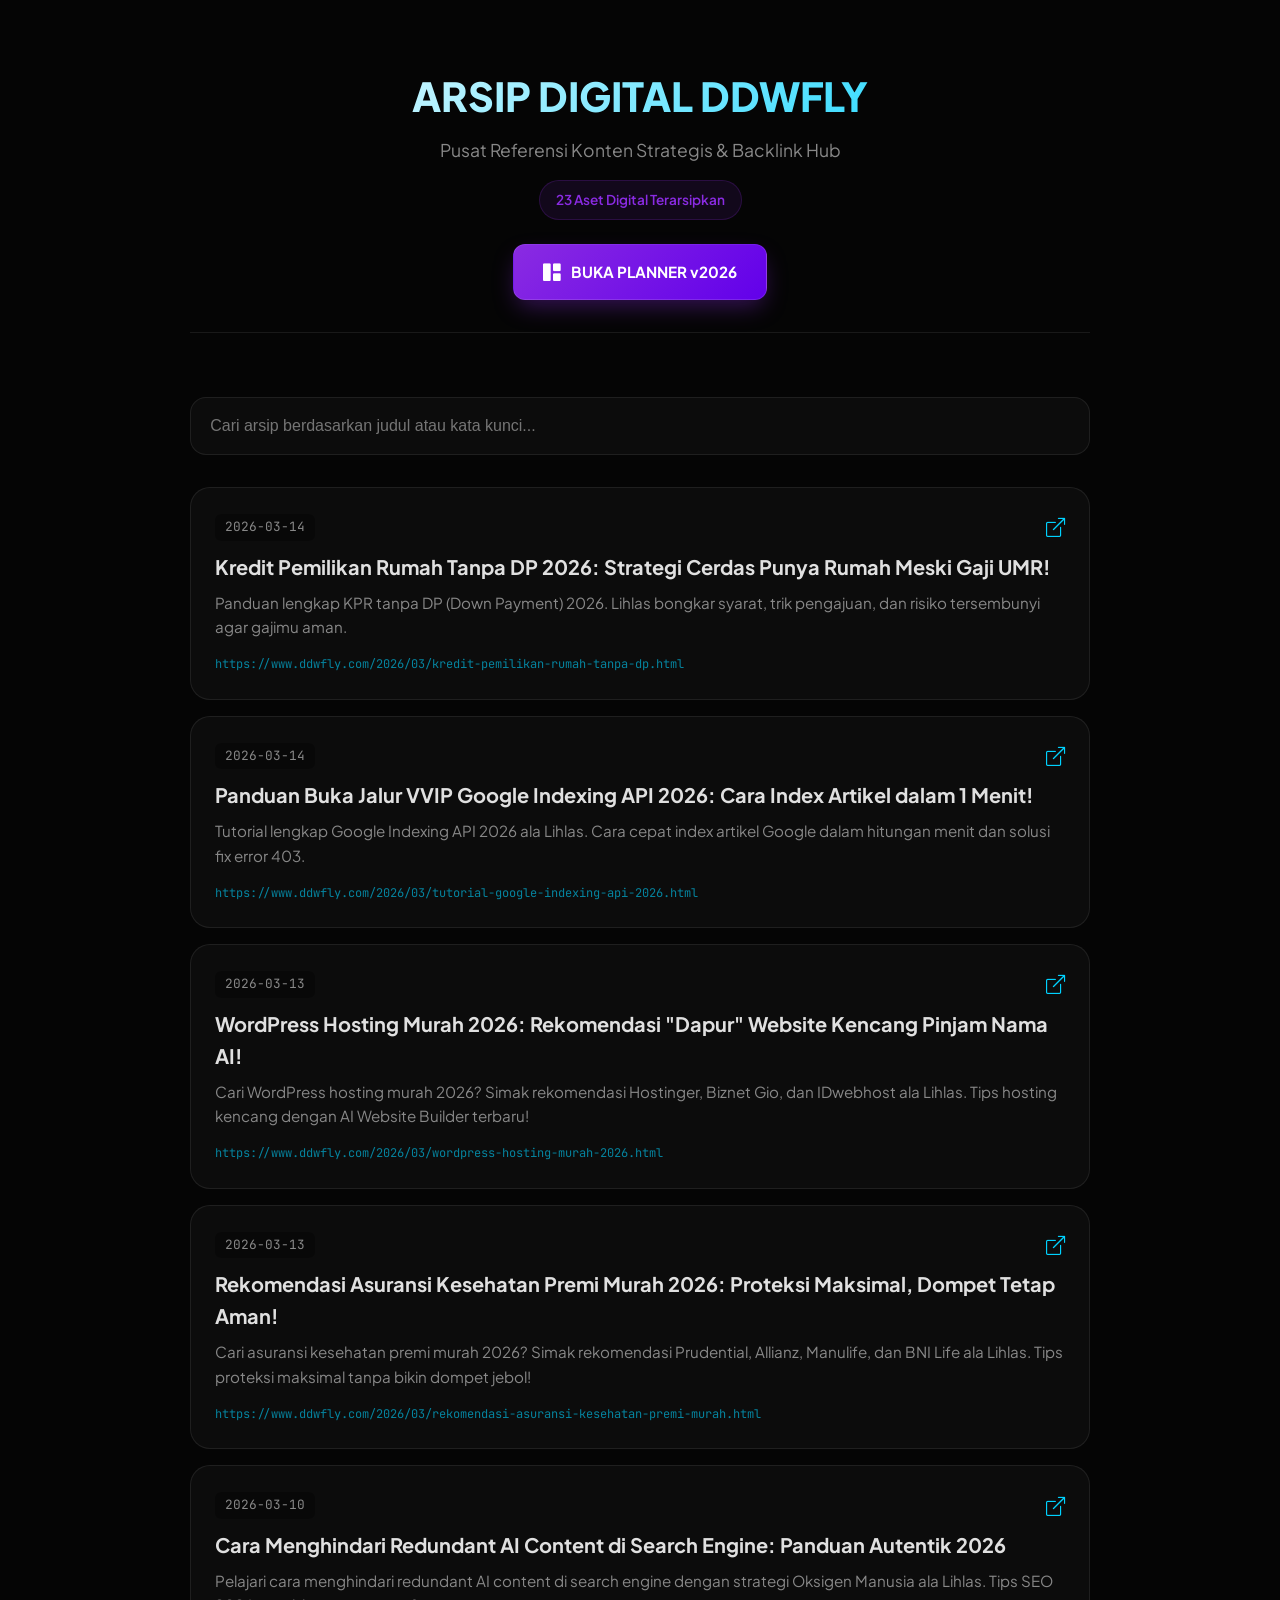
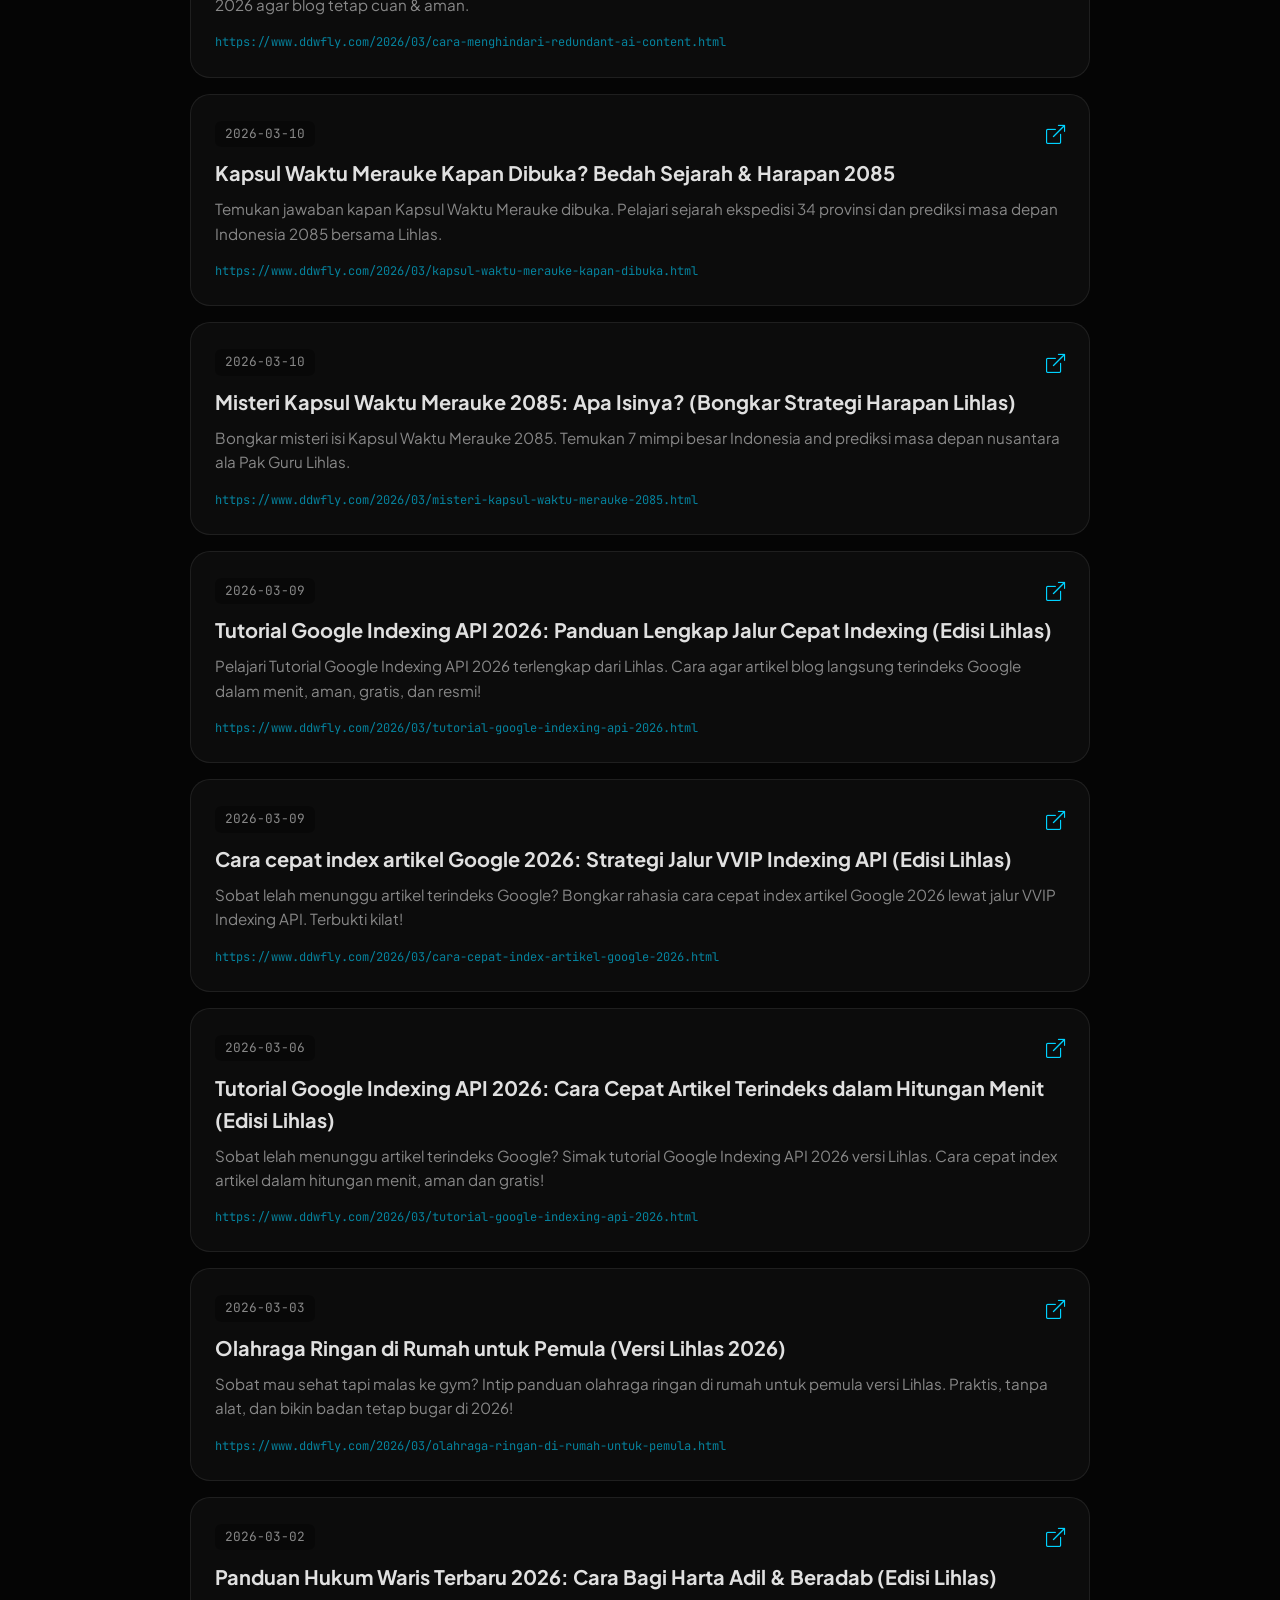
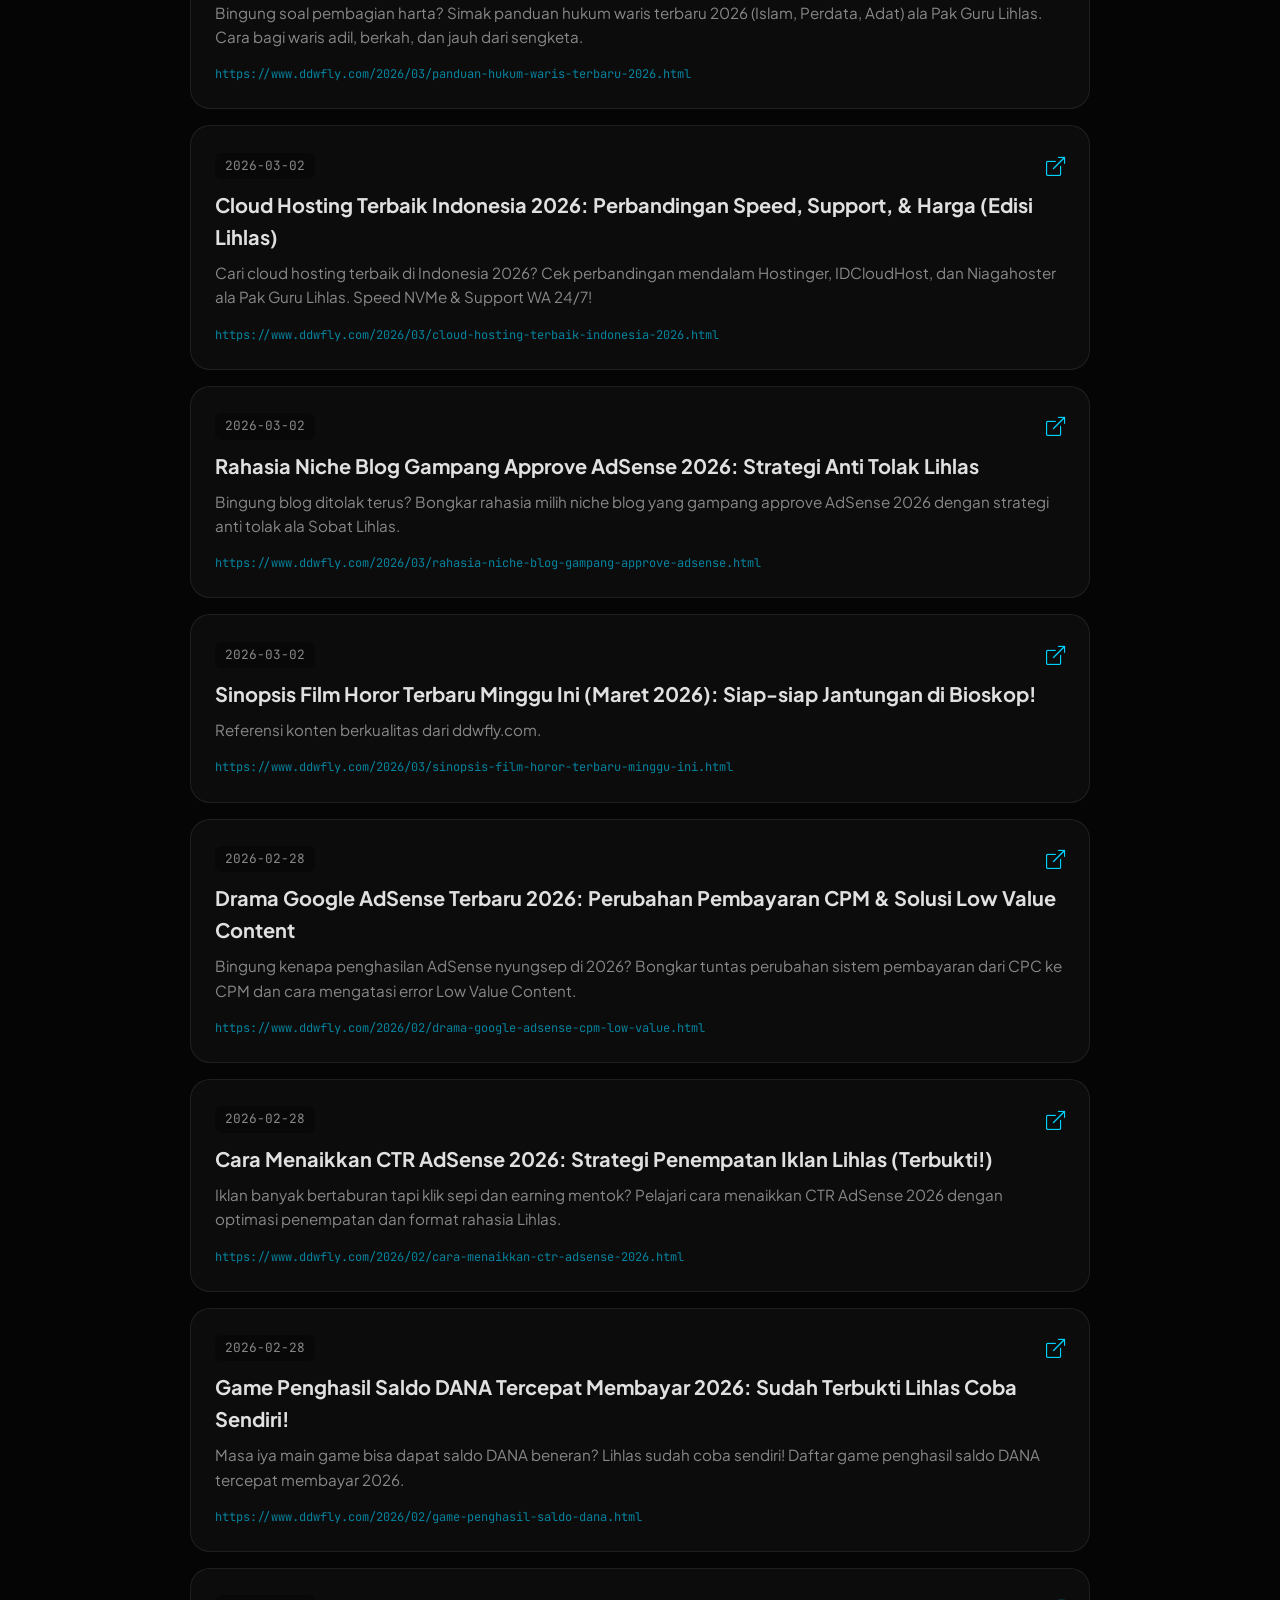
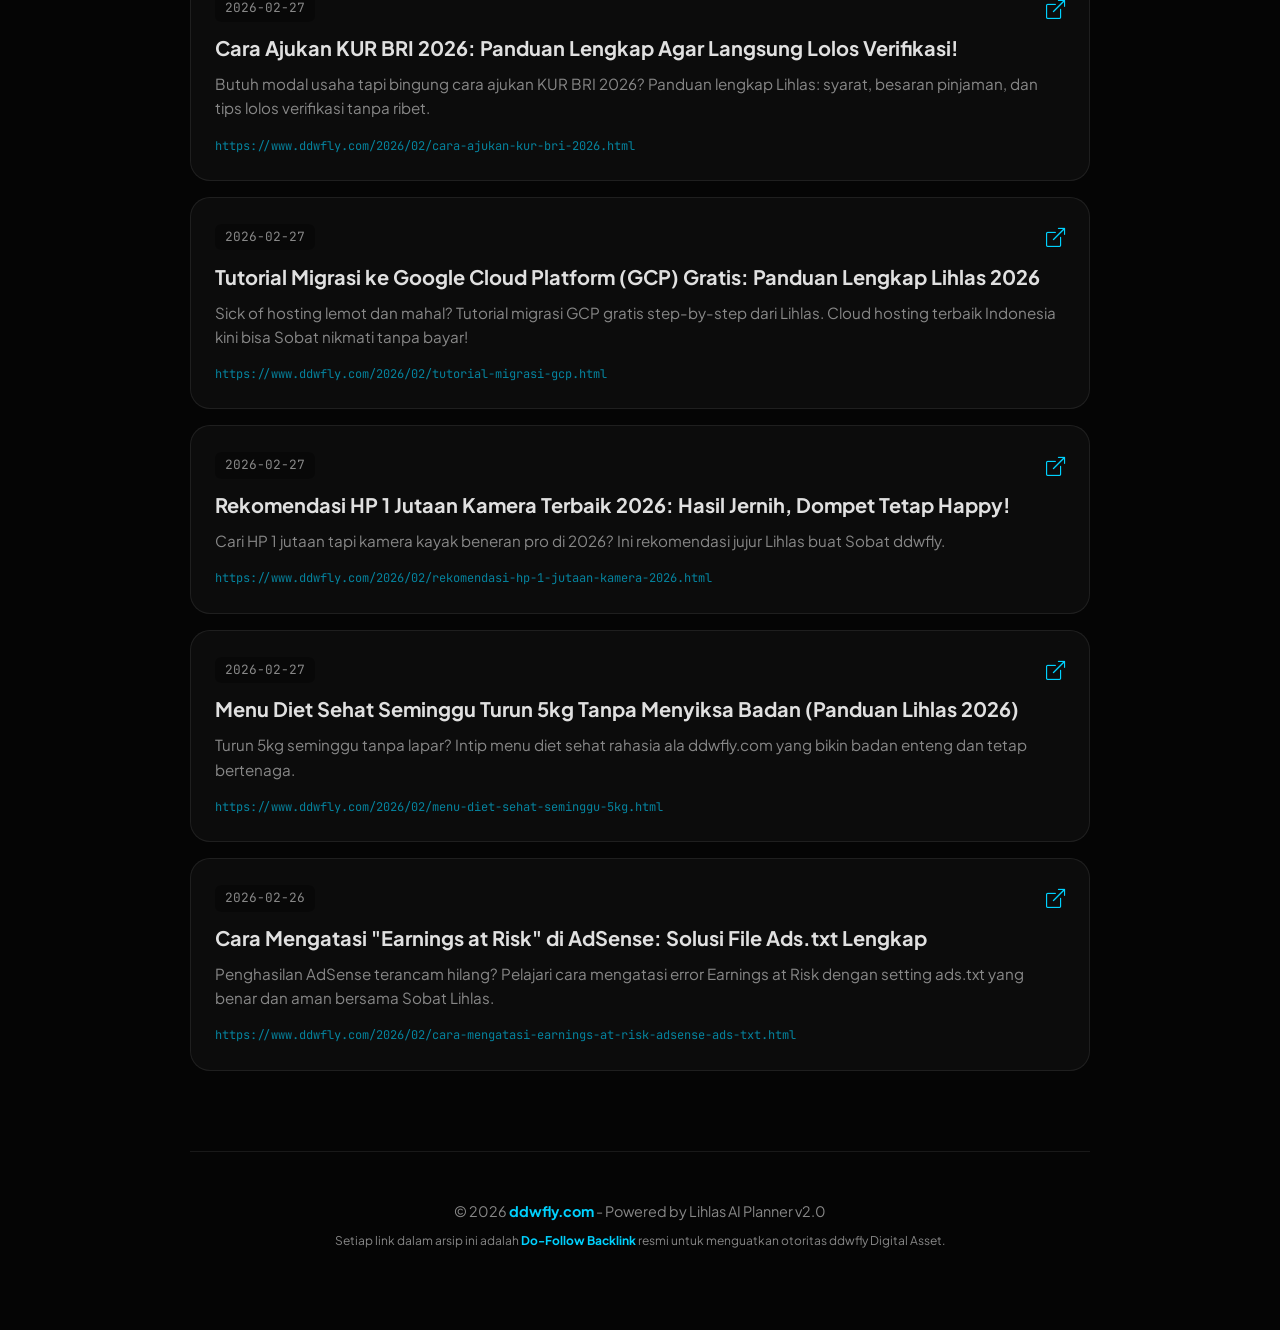
<file: index.html>
<!DOCTYPE html>
<html lang="id">

<head>
    <meta charset="UTF-8">
    <meta name="viewport" content="width=device-width, initial-scale=1.0">
    <title>Arsip Digital ddwfly | Pustaka Konten & Backlink Hub 2026</title>
    <meta name="description"
        content="Koleksi lengkap artikel, panduan SEO, dan tutorial teknologi terbaru dari ddwfly.com. Sumber referensi terverifikasi oleh Sobat Lihlas.">

    <!-- Google Fonts -->
    <link rel="preconnect" href="https://fonts.googleapis.com">
    <link rel="preconnect" href="https://fonts.gstatic.com" crossorigin>
    <link
        href="https://fonts.googleapis.com/css2?family=Plus+Jakarta+Sans:wght@300;400;600;800&family=JetBrains+Mono:wght@400;700&display=swap"
        rel="stylesheet">
    <link rel="stylesheet" href="https://cdn.jsdelivr.net/npm/bootstrap-icons@1.11.1/font/bootstrap-icons.css">

    <style>
        :root {
            --bg: #050505;
            --accent: #00d2ff;
            --primary: #8a2be2;
            --text-main: #e0e0e0;
            --text-dim: #888888;
            --card-bg: rgba(255, 255, 255, 0.03);
            --border: rgba(255, 255, 255, 0.08);
        }

        * {
            margin: 0;
            padding: 0;
            box-sizing: border-box;
        }

        body {
            background-color: var(--bg);
            color: var(--text-main);
            font-family: 'Plus Jakarta Sans', sans-serif;
            line-height: 1.6;
            padding: 2rem 1rem;
        }

        .container {
            max-width: 900px;
            margin: 0 auto;
        }

        header {
            text-align: center;
            margin-bottom: 4rem;
            padding: 2rem 0;
            border-bottom: 1px solid var(--border);
        }

        header h1 {
            font-size: 2.5rem;
            font-weight: 800;
            background: linear-gradient(135deg, #fff, var(--accent));
            -webkit-background-clip: text;
            background-clip: text;
            -webkit-text-fill-color: transparent;
            margin-bottom: 0.5rem;
        }

        header p {
            color: var(--text-dim);
            font-size: 1.1rem;
        }

        .archive-stats {
            display: inline-block;
            margin-top: 1rem;
            padding: 0.5rem 1rem;
            background: rgba(138, 43, 226, 0.1);
            border: 1px solid rgba(138, 43, 226, 0.2);
            border-radius: 50px;
            font-size: 0.85rem;
            color: var(--primary);
            font-weight: 600;
        }

        /* --- SEARCH BOX --- */
        .search-container {
            margin-bottom: 2rem;
        }

        #search-input {
            width: 100%;
            background: var(--card-bg);
            border: 1px solid var(--border);
            padding: 1.2rem;
            border-radius: 16px;
            color: white;
            font-size: 1rem;
            outline: none;
            transition: all 0.3s ease;
        }

        #search-input:focus {
            border-color: var(--accent);
            box-shadow: 0 0 20px rgba(0, 210, 255, 0.1);
        }

        /* --- LIST STYLE --- */
        .item-list {
            list-style: none;
        }

        .item {
            display: flex;
            flex-direction: column;
            padding: 1.5rem;
            margin-bottom: 1rem;
            background: var(--card-bg);
            border: 1px solid var(--border);
            border-radius: 20px;
            transition: all 0.3s cubic-bezier(0.4, 0, 0.2, 1);
            text-decoration: none;
        }

        .item:hover {
            transform: translateX(10px);
            background: rgba(255, 255, 255, 0.05);
            border-color: var(--accent);
        }

        .item-header {
            display: flex;
            justify-content: space-between;
            align-items: center;
            margin-bottom: 0.5rem;
        }

        .date {
            font-family: 'JetBrains Mono', monospace;
            font-size: 0.8rem;
            color: var(--text-dim);
            background: rgba(0, 0, 0, 0.3);
            padding: 3px 10px;
            border-radius: 6px;
        }

        .title {
            font-size: 1.25rem;
            font-weight: 700;
            color: var(--text-main);
            margin-bottom: 0.5rem;
        }

        .description {
            font-size: 0.95rem;
            color: var(--text-dim);
            display: -webkit-box;
            -webkit-line-clamp: 2;
            line-clamp: 2;
            -webkit-box-orient: vertical;
            overflow: hidden;
        }

        .url-preview {
            margin-top: 1rem;
            font-family: 'JetBrains Mono', monospace;
            font-size: 0.75rem;
            color: var(--accent);
            opacity: 0.6;
            word-break: break-all;
        }

        /* --- FOOTER --- */
        footer {
            margin-top: 5rem;
            text-align: center;
            padding: 3rem 0;
            border-top: 1px solid var(--border);
            color: var(--text-dim);
            font-size: 0.9rem;
        }

        footer strong {
            color: var(--accent);
        }

        /* --- NAVIGATION BUTTON --- */
        .btn-nav-planner {
            display: inline-flex;
            align-items: center;
            gap: 10px;
            background: linear-gradient(135deg, var(--primary), #6200ea);
            color: white;
            text-decoration: none;
            padding: 0.8rem 1.8rem;
            border-radius: 12px;
            font-weight: 700;
            font-size: 0.95rem;
            margin-top: 1.5rem;
            transition: all 0.3s cubic-bezier(0.23, 1, 0.32, 1);
            box-shadow: 0 10px 25px -5px rgba(138, 43, 226, 0.4);
            border: 1px solid rgba(255, 255, 255, 0.1);
        }

        .btn-nav-planner:hover {
            transform: translateY(-3px) scale(1.02);
            box-shadow: 0 15px 35px -8px rgba(138, 43, 226, 0.6);
            filter: brightness(1.1);
        }

        .btn-nav-planner i {
            font-size: 1.1rem;
        }

        /* LOADING SPIN */
        .loading {
            text-align: center;
            padding: 4rem;
            color: var(--accent);
            font-weight: 700;
        }

        @media (max-width: 600px) {
            header h1 {
                font-size: 1.8rem;
            }

            .item:hover {
                transform: none;
            }
        }
    </style>
</head>

<body>

    <div class="container">
        <header>
            <h1>ARSIP DIGITAL DDWFLY</h1>
            <p>Pusat Referensi Konten Strategis & Backlink Hub</p>
            <div id="stats" class="archive-stats">Menghitung database...</div>
            <br>
            <a href="planner-v2026.html" class="btn-nav-planner">
                <i class="bi bi-grid-1x2-fill"></i> BUKA PLANNER v2026
            </a>
        </header>

        <div class="search-container">
            <input type="text" id="search-input" placeholder="Cari arsip berdasarkan judul atau kata kunci..."
                onkeyup="filterItems()">
        </div>

        <div id="loading" class="loading">SINKRONISASI DATABASE...</div>
        <div id="archive-list" class="item-list"></div>

        <footer>
            <p>&copy; 2026 <strong>ddwfly.com</strong> - Powered by Lihlas AI Planner v2.0</p>
            <p style="margin-top: 8px; font-size: 0.75rem;">Setiap link dalam arsip ini adalah <strong>Do-Follow
                    Backlink</strong> resmi untuk menguatkan otoritas ddwfly Digital Asset.</p>
        </footer>
    </div>

    <!-- DATA SOURCE (OFFLINE FALLBACK) -->
    <script src="post_bank.js"></script>

    <!-- DATA FETCHER SCRIPT -->
    <script>
        let allData = [];

        async function init() {
            try {
                // 1. Coba fetch JSON (Berhasil jika di hosting/server)
                const response = await fetch('post_bank.json?t=' + new Date().getTime());
                allData = await response.json();
                console.log("Database Sync: JSON Connected.");
            } catch (err) {
                // 2. Fallback ke post_bank.js (Berhasil jika dijalankan lokal/file protocol)
                console.warn("Database Sync: JSON Failed, switching to JS source...");
                if (typeof offlinePostData !== 'undefined') {
                    allData = offlinePostData;
                } else {
                    document.getElementById('loading').innerHTML = "<span style='color:red;'>Gagal sinkron database. Pastikan file post_bank.json atau post_bank.js ada di folder ini.</span>";
                    return;
                }
            }

            // Sortir terbaru
            allData.sort((a, b) => (b.date || '').localeCompare(a.date || ''));

            renderItems(allData);
            document.getElementById('loading').style.display = 'none';
            document.getElementById('stats').innerText = `${allData.length} Aset Digital Terarsipkan`;
        }

        function renderItems(data) {
            const listContainer = document.getElementById('archive-list');
            listContainer.innerHTML = '';

            data.forEach(item => {
                const article = document.createElement('a');
                article.href = item.url;
                article.target = "_blank";
                article.className = 'item';
                article.innerHTML = `
                    <div class="item-header">
                        <span class="date">${item.date || 'No Date'}</span>
                        <span style="color: var(--accent); font-size: 1.2rem;"><i class="bi bi-box-arrow-up-right"></i></span>
                    </div>
                    <div class="title">${item.title}</div>
                    <div class="description">${item.meta_description || 'Referensi konten berkualitas dari ddwfly.com.'}</div>
                    <div class="url-preview">${item.url}</div>
                `;
                listContainer.appendChild(article);
            });
        }

        function filterItems() {
            const term = document.getElementById('search-input').value.toLowerCase();
            const filtered = allData.filter(item =>
                item.title.toLowerCase().includes(term) ||
                (item.meta_description && item.meta_description.toLowerCase().includes(term))
            );
            renderItems(filtered);
        }

        // Start
        init();
    </script>
</body>

</html>
</file>
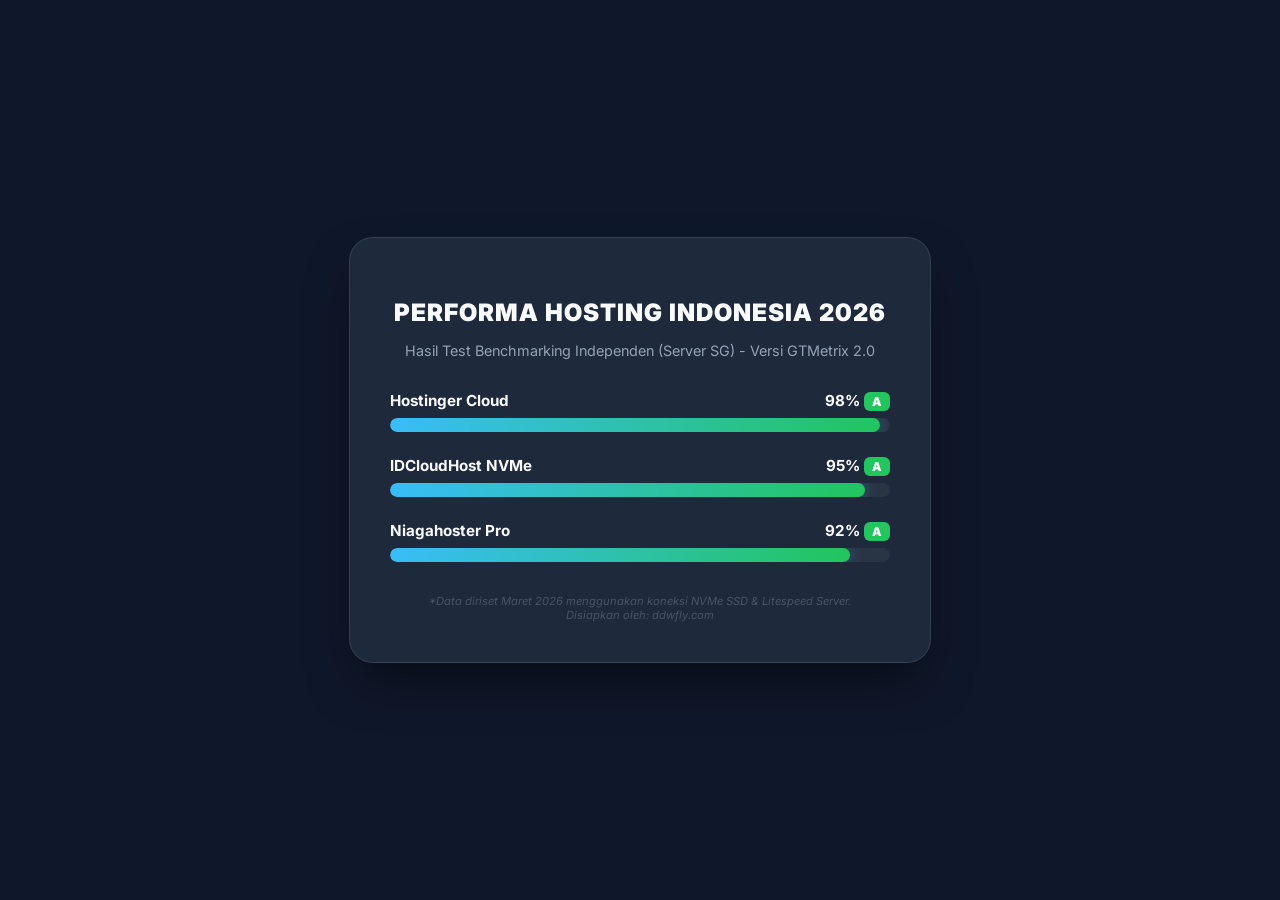
<file: infografis-speed.html>
<!DOCTYPE html>
<html lang="id">

<head>
    <meta charset="UTF-8">
    <meta name="viewport" content="width=device-width, initial-scale=1.0">
    <title>Infografis Speed Hosting 2026 - Lihlas Edition</title>
    <link href="https://fonts.googleapis.com/css2?family=Inter:wght@400;700;900&display=swap" rel="stylesheet">
    <style>
        :root {
            --bg: #0f172a;
            --card: #1e293b;
            --accent: #38bdf8;
            --success: #22c55e;
            --text: #f8fafc;
        }

        body {
            font-family: 'Inter', sans-serif;
            background: var(--bg);
            display: flex;
            justify-content: center;
            align-items: center;
            height: 100vh;
            margin: 0;
        }

        .infografis-card {
            background: var(--card);
            padding: 2.5rem;
            border-radius: 24px;
            box-shadow: 0 25px 50px -12px rgba(0, 0, 0, 0.5);
            border: 1px solid rgba(255, 255, 255, 0.1);
            width: 500px;
            text-align: center;
        }

        h2 {
            color: var(--text);
            font-weight: 900;
            margin-bottom: 0.5rem;
            font-size: 1.5rem;
            text-transform: uppercase;
            letter-spacing: 1px;
        }

        p {
            color: #94a3b8;
            font-size: 0.9rem;
            margin-bottom: 2rem;
        }

        .bar-container {
            margin-bottom: 1.5rem;
            text-align: left;
        }

        .label-row {
            display: flex;
            justify-content: space-between;
            margin-bottom: 0.5rem;
            color: var(--text);
            font-weight: 700;
            font-size: 0.95rem;
        }

        .bar-bg {
            background: rgba(255, 255, 255, 0.05);
            height: 14px;
            border-radius: 10px;
            position: relative;
            overflow: hidden;
        }

        .bar-fill {
            height: 100%;
            border-radius: 10px;
            background: linear-gradient(90deg, var(--accent), var(--success));
            box-shadow: 0 0 15px rgba(56, 189, 248, 0.4);
        }

        .grade {
            background: var(--success);
            color: white;
            padding: 2px 8px;
            border-radius: 6px;
            font-size: 0.75rem;
            font-weight: 900;
        }

        .footer-note {
            margin-top: 2rem;
            font-size: 0.7rem;
            color: #475569;
            font-style: italic;
        }
    </style>
</head>

<body>

    <div class="infografis-card">
        <h2>Performa Hosting Indonesia 2026</h2>
        <p>Hasil Test Benchmarking Independen (Server SG) - Versi GTMetrix 2.0</p>

        <!-- Hostinger -->
        <div class="bar-container">
            <div class="label-row">
                <span>Hostinger Cloud</span>
                <span>98% <span class="grade">A</span></span>
            </div>
            <div class="bar-bg">
                <div class="bar-fill" style="width: 98%;"></div>
            </div>
        </div>

        <!-- IDCloudHost -->
        <div class="bar-container">
            <div class="label-row">
                <span>IDCloudHost NVMe</span>
                <span>95% <span class="grade">A</span></span>
            </div>
            <div class="bar-bg">
                <div class="bar-fill" style="width: 95%;"></div>
            </div>
        </div>

        <!-- Niagahoster -->
        <div class="bar-container">
            <div class="label-row">
                <span>Niagahoster Pro</span>
                <span>92% <span class="grade">A</span></span>
            </div>
            <div class="bar-bg">
                <div class="bar-fill" style="width: 92%;"></div>
            </div>
        </div>

        <div class="footer-note">
            *Data diriset Maret 2026 menggunakan koneksi NVMe SSD & Litespeed Server.<br>
            Disiapkan oleh: ddwfly.com
        </div>
    </div>

</body>

</html>
</file>
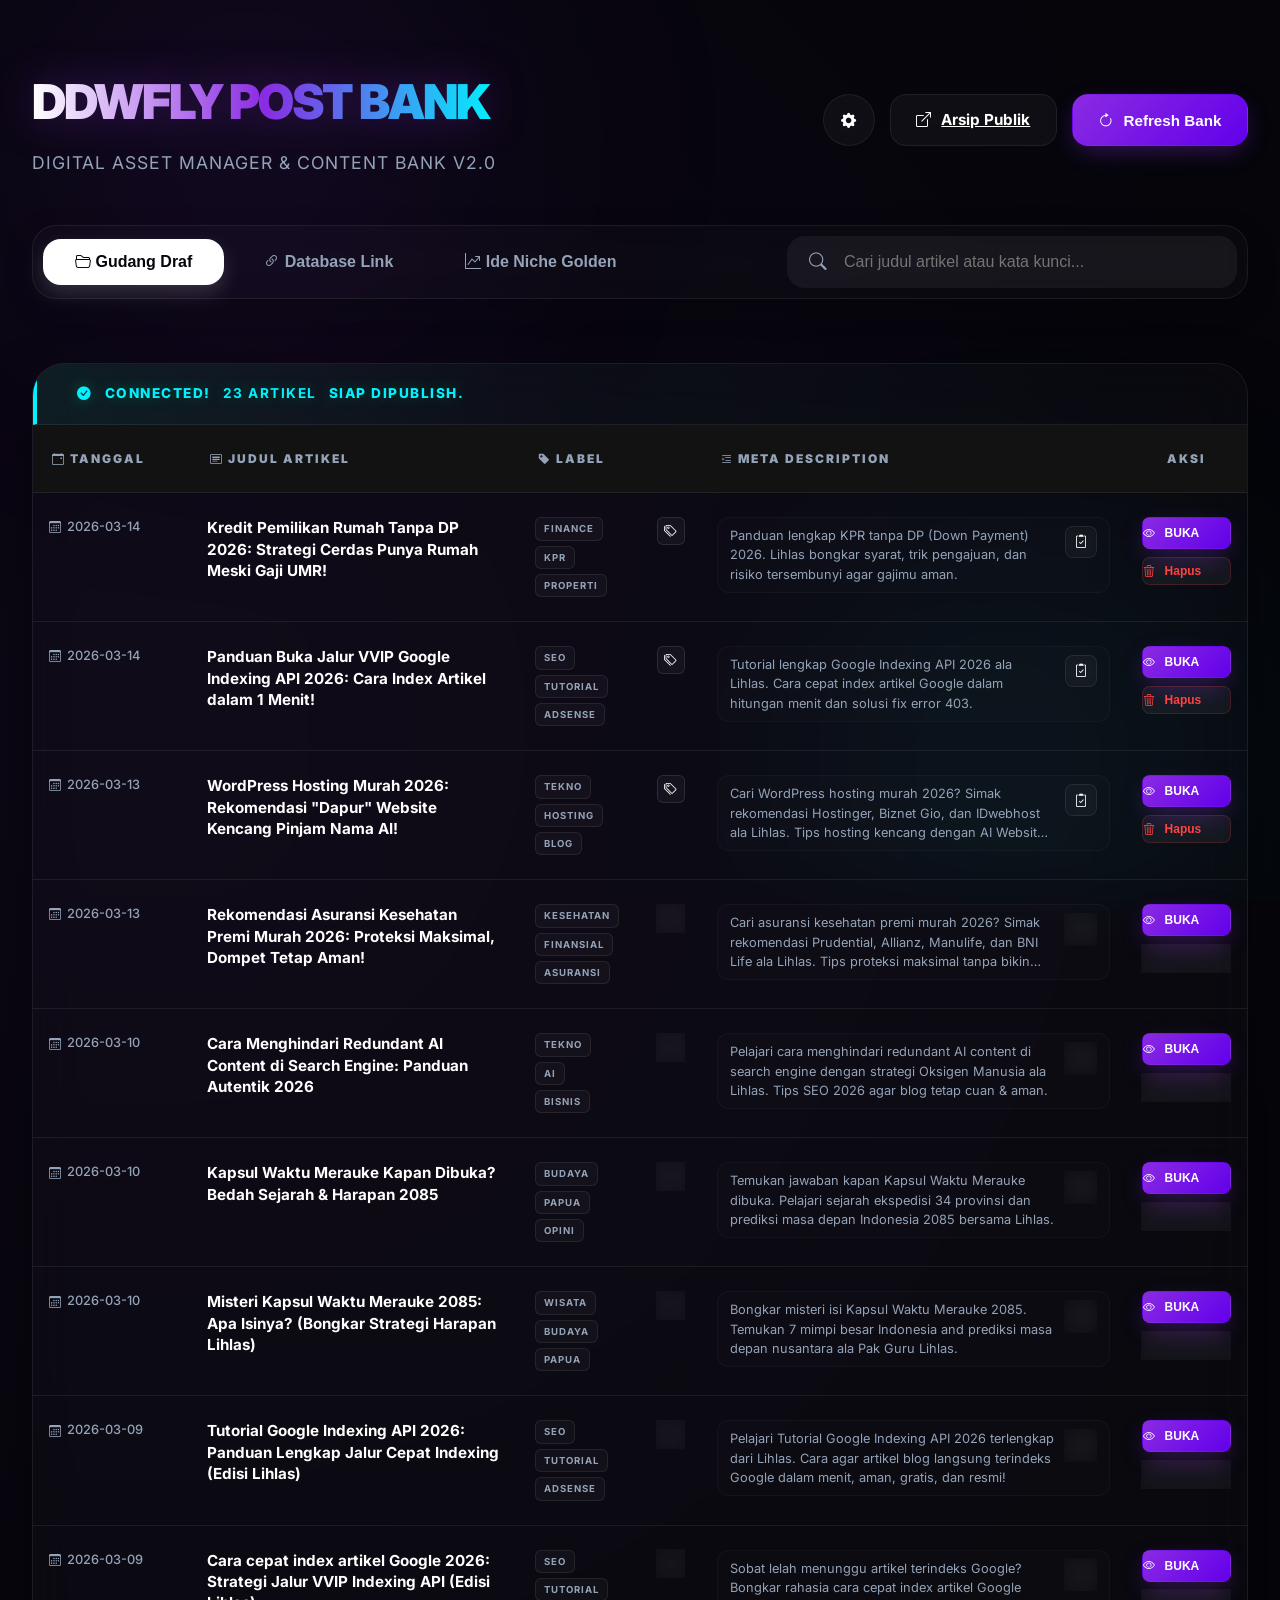
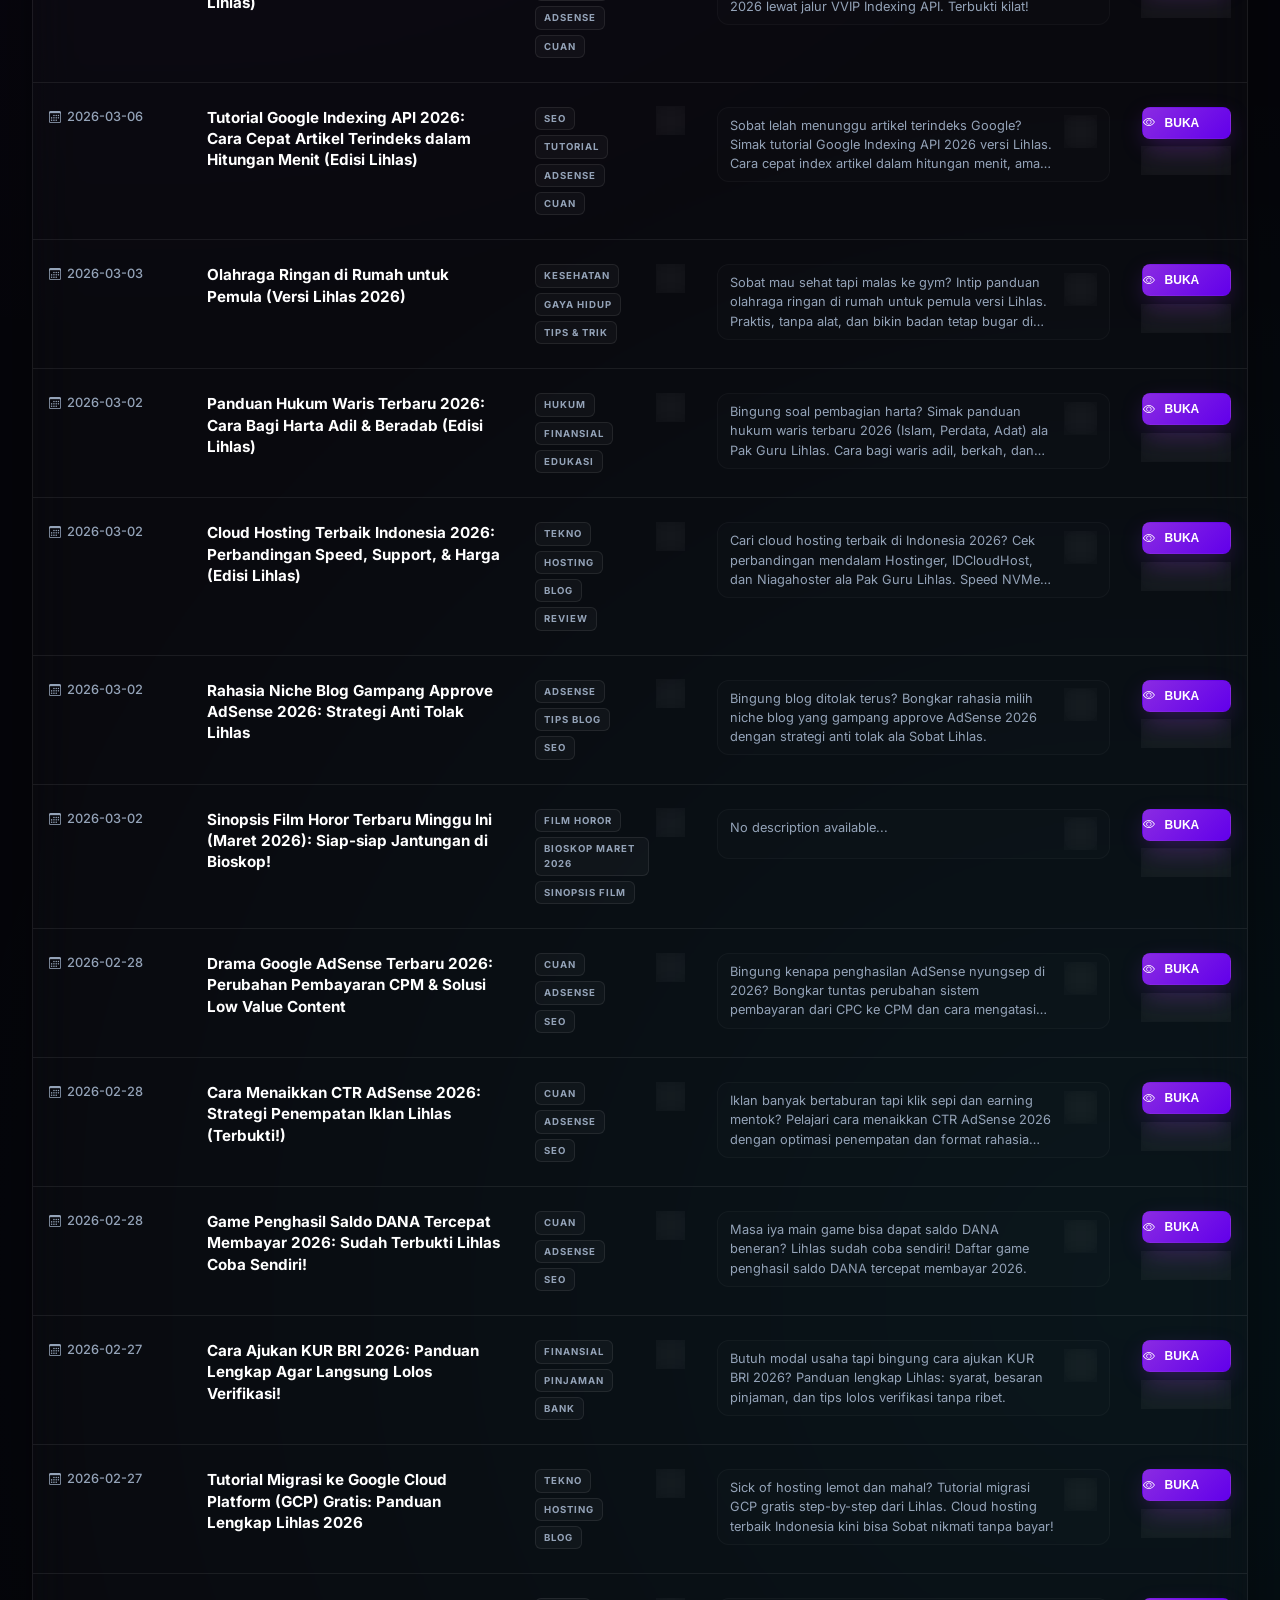
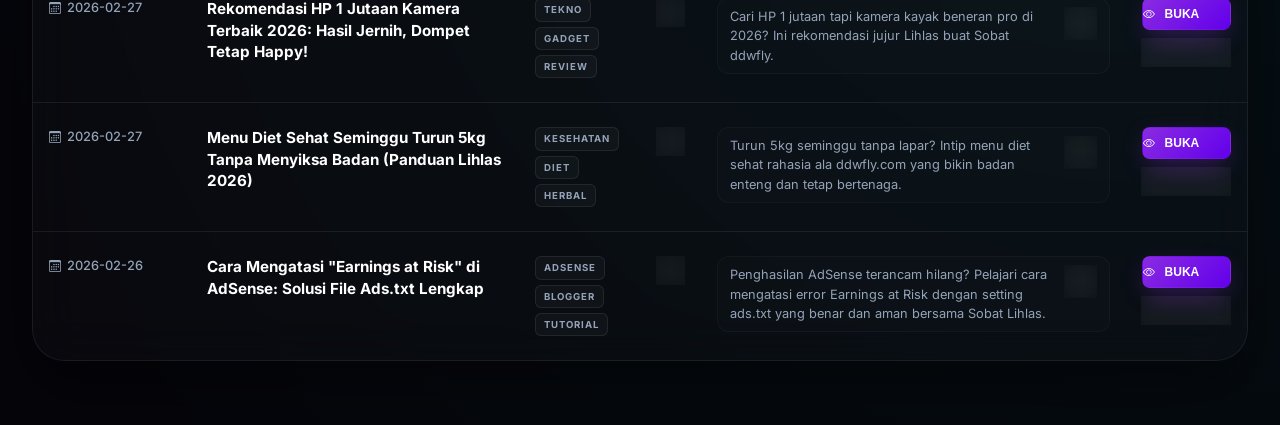
<file: planner-v2026.html>
<!DOCTYPE html>
<html lang="id">

<head>
    <meta charset="UTF-8">
    <meta name="viewport" content="width=device-width, initial-scale=1.0">
    <title>ddwfly Post Bank | Digital Asset Manager</title>
    <link rel="preconnect" href="https://fonts.googleapis.com">
    <link rel="preconnect" href="https://fonts.gstatic.com" crossorigin>
    <link href="https://fonts.googleapis.com/css2?family=Inter:wght@300;400;500;600;700;800;900&display=swap"
        rel="stylesheet">
    <link rel="stylesheet" href="https://cdn.jsdelivr.net/npm/bootstrap-icons@1.11.1/font/bootstrap-icons.css">
    <link rel="stylesheet" href="style.css">
</head>

<body>
    <!-- Premium Background Effects -->
    <div class="background-glow">
        <div class="glow-1"></div>
        <div class="glow-2"></div>
    </div>

    <div class="container">
        <!-- HEADER -->
        <header>
            <div class="header-top">
                <div class="app-brand">
                    <h1>DDWFLY POST BANK</h1>
                    <p>Digital Asset Manager & Content Bank v2.0</p>
                </div>
                <div class="header-actions">
                    <button class="btn btn-ghost btn-icon" title="Pengaturan" onclick="switchSection('settings')">
                        <i class="bi bi-gear-fill"></i>
                    </button>
                    <a href="index.html" target="_blank" class="btn btn-ghost" title="Lihat Mesin Backlink">
                        <i class="bi bi-box-arrow-up-right"></i> Arsip Publik
                    </a>
                    <button class="btn btn-primary" onclick="loadAllData()">
                        <i class="bi bi-arrow-clockwise"></i> Refresh Bank
                    </button>
                </div>
            </div>

            <!-- NAVIGATION & SEARCH -->
            <div class="nav-wrapper">
                <div class="tab-buttons">
                    <button id="tab-posts" class="tab-btn active" onclick="switchTab('posts')">
                        <i class="bi bi-folder2-open"></i> Gudang Draf
                    </button>
                    <button id="tab-links" class="tab-btn" onclick="switchTab('links')">
                        <i class="bi bi-link-45deg"></i> Database Link
                    </button>
                    <button id="tab-niche" class="tab-btn" onclick="switchTab('niche')">
                        <i class="bi bi-graph-up-arrow"></i> Ide Niche Golden
                    </button>
                </div>
                <div class="search-box">
                    <i class="bi bi-search"></i>
                    <input type="text" id="post-search" placeholder="Cari judul artikel atau kata kunci..."
                        onkeyup="filterData()">
                </div>
            </div>
        </header>

        <!-- POST LIST SECTION -->
        <main>
            <section id="posts-container" class="section active">
                <div class="glass-card">
                    <div class="card-status-bar" id="post-status">
                        <i class="bi bi-info-circle"></i> Memuat gudang draf...
                    </div>
                    <div class="table-container">
                        <table>
                            <thead>
                                <tr>
                                    <th style="width: 13%;"><i class="bi bi-calendar-event"></i> Tanggal</th>
                                    <th style="width: 27%;"><i class="bi bi-card-heading"></i> Judul Artikel</th>
                                    <th style="width: 15%;"><i class="bi bi-tag-fill"></i> Label</th>
                                    <th style="width: 35%;"><i class="bi bi-blockquote-left"></i> Meta Description</th>
                                    <th style="width: 10%; text-align: center;">Aksi</th>
                                </tr>
                            </thead>
                            <tbody id="post-list-body">
                                <!-- Data draf masuk di sini -->
                            </tbody>
                        </table>
                    </div>
                </div>
            </section>

            <!-- HIGH CPC NICHE SECTION -->
            <section id="niche-container" class="section">
                <div class="glass-card">
                    <div class="card-status-bar" id="niche-status">
                        <i class="bi bi-gem"></i> Ide Topik dengan CPC AdSense Tinggi (v2026)
                    </div>
                    <div class="table-container">
                        <table>
                            <thead>
                                <tr>
                                    <th style="width: 18%;"><i class="bi bi-lightning-charge"></i> Topik Niche</th>
                                    <th style="width: 12%;"><i class="bi bi-tags-fill"></i> Label</th>
                                    <th style="width: 18%; text-align: center;"><i class="bi bi-currency-dollar"></i>
                                        Estimasi CPC</th>
                                    <th><i class="bi bi-key-fill"></i> Saran Kata Kunci</th>
                                    <th style="width: 8%; text-align: center;">Aksi</th>
                                </tr>
                            </thead>
                            <tbody id="niche-list-body">
                                <!-- Data niche masuk di sini -->
                            </tbody>
                        </table>
                    </div>
                </div>
            </section>

            <!-- DATABASE LINKS SECTION -->
            <section id="links-container" class="section">
                <div class="glass-card">
                    <div class="card-status-bar" id="link-status">
                        <i class="bi bi-link-45deg"></i> Memuat database link...
                    </div>
                    <div class="table-container">
                        <table>
                            <thead>
                                <tr>
                                    <th style="width: 40%;"><i class="bi bi-journal-text"></i> Judul Konten</th>
                                    <th style="width: 50%;"><i class="bi bi-globe"></i> Full URL Link</th>
                                    <th style="width: 10%; text-align: center;">Aksi</th>
                                </tr>
                            </thead>
                            <tbody id="link-list-body">
                                <!-- Data link masuk di sini -->
                            </tbody>
                        </table>
                    </div>
                </div>
            </section>

            <!-- SETTINGS SECTION -->
            <section id="settings" class="section">
                <div class="glass-card" style="max-width: 600px; margin: 0 auto; padding: 2.5rem;">
                    <div
                        style="display: flex; justify-content: space-between; align-items: center; margin-bottom: 2rem;">
                        <h2 style="font-size: 1.5rem; font-weight: 800;">Pengaturan</h2>
                        <button class="btn btn-ghost btn-icon" onclick="switchSection('posts-container')"
                            style="width: 36px; height: 36px; border-radius: 50%;">&times;</button>
                    </div>
                    <div class="form-group">
                        <label>Gemini API Key</label>
                        <input type="password" id="api-key-input" placeholder="Masukkan API Key Bapak...">
                    </div>
                    <div class="form-group">
                        <label>Nama Penulis</label>
                        <input type="text" value="Lihlas" readonly style="opacity: 0.6; cursor: not-allowed;">
                    </div>
                    <button class="btn btn-primary" style="width: 100%; margin-top: 1rem;" onclick="saveApiKey()">Simpan
                        Perubahan</button>
                    <button class="btn btn-ghost" style="width: 100%; margin-top: 1rem;"
                        onclick="switchSection('posts-container')">Tutup & Kembali</button>
                </div>
            </section>
        </main>
    </div>

    <!-- MODAL POST VIEWER -->
    <div class="modal-overlay" id="modal-post-viewer">
        <div class="modal">
            <div class="modal-header">
                <h2 id="viewer-title">Judul Draf</h2>
                <button class="btn btn-ghost btn-icon" onclick="closeModal('post-viewer')"
                    style="width: 36px; height: 36px; border-radius: 50%;">&times;</button>
            </div>
            <div id="viewer-content" class="modal-body">
                <!-- Konten HTML muncul di sini -->
            </div>
            <div class="modal-footer">
                <button class="btn btn-ghost" onclick="closeModal('post-viewer')">Tutup</button>
                <div style="display: flex; gap: 8px; flex-wrap: wrap; justify-content: flex-end;">
                    <button class="btn btn-ghost" onclick="openHookModal()"
                        style="border-color: #25D366; color: #25D366; padding: 0.6rem 1rem;">
                        <i class="bi bi-whatsapp"></i> / <i class="bi bi-facebook"></i> Sosmed
                    </button>
                    <button class="btn btn-ghost" onclick="openLinkedInModal()"
                        style="border-color: #0077b5; color: #0077b5; padding: 0.6rem 1rem;">
                        <i class="bi bi-linkedin"></i> LinkedIn
                    </button>
                    <button class="btn btn-ghost" onclick="openPinterestModal()"
                        style="border-color: #bd081c; color: #bd081c; padding: 0.6rem 1rem;">
                        <i class="bi bi-pinterest"></i> Pinterest
                    </button>
                    <button class="btn btn-primary" onclick="copyViewerContent()" style="padding: 0.6rem 1.2rem;">
                        <i class="bi bi-clipboard-check"></i> Salin HTML
                    </button>
                </div>
            </div>
        </div>
    </div>

    <!-- MODAL LINKEDIN VIEWER -->
    <div class="modal-overlay" id="modal-linkedin-viewer" style="z-index: 10001;">
        <div class="modal" style="max-width: 600px;">
            <div class="modal-header">
                <h2><i class="bi bi-linkedin" style="color: #0077b5;"></i> LinkedIn Hook (Insight v2026)</h2>
                <button class="btn btn-ghost btn-icon" onclick="closeModal('linkedin-viewer')"
                    style="width: 36px; height: 36px; border-radius: 50%;">&times;</button>
            </div>
            <div class="modal-body" style="background: transparent;">
                <div class="glass-card"
                    style="padding: 1.5rem; background: rgba(255,255,255,0.05); border: 1px solid rgba(255,255,255,0.1);">
                    <div id="linkedin-content"
                        style="white-space: pre-wrap; font-family: 'Inter', sans-serif; line-height: 1.6; color: var(--text-main); font-size: 0.95rem;">
                        <!-- LinkedIn Hook muncul di sini -->
                    </div>
                </div>
                <p style="font-size: 0.8rem; color: var(--text-dim); margin-top: 1rem; font-style: italic;">
                    *Tips Lihlas: Bagikan insight profesional ini di LinkedIn untuk membangun personal branding &
                    trafik.
                </p>
            </div>
            <div class="modal-footer">
                <button class="btn btn-ghost" onclick="closeModal('linkedin-viewer')">Batal</button>
                <button class="btn btn-primary" onclick="copyLinkedInContent()"
                    style="background: #0077b5; border: none;">
                    <i class="bi bi-clipboard2-check"></i> Salin LinkedIn
                </button>
            </div>
        </div>
    </div>
    
    <!-- MODAL FB/WA VIEWER -->
    <div class="modal-overlay" id="modal-hook-viewer" style="z-index: 10001;">
        <div class="modal" style="max-width: 600px;">
            <div class="modal-header">
                <h2><i class="bi bi-whatsapp" style="color: #25D366;"></i> Hook FB/WA (Premium v2026)</h2>
                <button class="btn btn-ghost btn-icon" onclick="closeModal('hook-viewer')"
                    style="width: 36px; height: 36px; border-radius: 50%;">&times;</button>
            </div>
            <div class="modal-body" style="background: transparent;">
                <div class="glass-card"
                    style="padding: 1.5rem; background: rgba(255,255,255,0.05); border: 1px solid rgba(255,255,255,0.1);">
                    <div id="hook-content"
                        style="white-space: pre-wrap; font-family: 'Inter', sans-serif; line-height: 1.6; color: var(--text-main); font-size: 0.95rem;">
                        <!-- Hook FB/WA muncul di sini -->
                    </div>
                </div>
                <p style="font-size: 0.8rem; color: var(--text-dim); margin-top: 1rem; font-style: italic;">
                    *Tips Lihlas: Sebarkan copywriting ini di Grup WA Sekolah, RT, Alumni, atau Grup Facebook (Obrolan Warung Kopi).
                </p>
            </div>
            <div class="modal-footer">
                <button class="btn btn-ghost" onclick="closeModal('hook-viewer')">Batal</button>
                <button class="btn btn-primary" onclick="copyHookContent()" style="background: #25D366; border: none;">
                    <i class="bi bi-clipboard2-check"></i> Salin Hook
                </button>
            </div>
        </div>
    </div>

    <!-- MODAL PINTEREST VIEWER -->
    <div class="modal-overlay" id="modal-pinterest-viewer" style="z-index: 10001;">
        <div class="modal" style="max-width: 600px;">
            <div class="modal-header">
                <h2><i class="bi bi-pinterest" style="color: #bd081c;"></i> Pinterest Hook (Visual v2026)</h2>
                <button class="btn btn-ghost btn-icon" onclick="closeModal('pinterest-viewer')"
                    style="width: 36px; height: 36px; border-radius: 50%;">&times;</button>
            </div>
            <div class="modal-body" style="background: transparent;">
                <div class="glass-card"
                    style="padding: 1.5rem; background: rgba(255,255,255,0.05); border: 1px solid rgba(255,255,255,0.1);">
                    <div id="pinterest-content"
                        style="white-space: pre-wrap; font-family: 'Inter', sans-serif; line-height: 1.6; color: var(--text-main); font-size: 0.95rem;">
                        <!-- Pinterest Hook muncul di sini -->
                    </div>
                </div>
                <p style="font-size: 0.8rem; color: var(--text-dim); margin-top: 1rem; font-style: italic;">
                    *Tips Lihlas: Pinterest menyukai kata kunci visual. Simpan pin ini untuk trafik jangka panjang.
                </p>
            </div>
            <div class="modal-footer">
                <button class="btn btn-ghost" onclick="closeModal('pinterest-viewer')">Batal</button>
                <button class="btn btn-primary" onclick="copyPinterestContent()"
                    style="background: #bd081c; border: none;">
                    <i class="bi bi-clipboard2-check"></i> Salin Pinterest
                </button>
            </div>
        </div>
    </div>

    <!-- LOAD DATA SCRIPTS -->
    <script src="post_bank.js"></script>
    <script src="internal_links.js"></script>
    <script src="high_cpc_niche.js"></script>
    <script src="script.js"></script>
</body>

</html>
</file>
<file: style.css>
:root {
    --bg-color: #05050a;
    --card-bg: rgba(255, 255, 255, 0.03);
    --card-border: rgba(255, 255, 255, 0.07);
    --primary: #8a2be2;
    --primary-glow: rgba(138, 43, 226, 0.4);
    --accent: #00f2ff;
    --accent-glow: rgba(0, 242, 255, 0.3);
    --text-main: #ffffff;
    --text-dim: #94a3b8;
    --danger: #ff3366;
    --success: #00ffa3;
    --font-family: 'Inter', system-ui, -apple-system, sans-serif;
    --transition: all 0.4s cubic-bezier(0.23, 1, 0.32, 1);
}

* {
    margin: 0;
    padding: 0;
    box-sizing: border-box;
    scrollbar-width: thin;
    scrollbar-color: var(--card-border) transparent;
}

body {
    background-color: var(--bg-color);
    color: var(--text-main);
    font-family: var(--font-family);
    overflow-x: hidden;
    line-height: 1.6;
    min-height: 100vh;
    background-image:
        radial-gradient(circle at 10% 20%, rgba(138, 43, 226, 0.05) 0%, transparent 40%),
        radial-gradient(circle at 90% 80%, rgba(0, 242, 255, 0.05) 0%, transparent 40%);
}

/* --- PREMIUM BACKGROUND ANIMATION --- */
.background-glow {
    position: fixed;
    top: 0;
    left: 0;
    width: 100%;
    height: 100%;
    z-index: -1;
    overflow: hidden;
    pointer-events: none;
}

.glow-1 {
    position: absolute;
    top: -15%;
    left: -10%;
    width: 60%;
    height: 60%;
    background: radial-gradient(circle, rgba(138, 43, 226, 0.12) 0%, transparent 70%);
    filter: blur(120px);
    animation: drift 25s infinite alternate ease-in-out;
}

.glow-2 {
    position: absolute;
    bottom: -15%;
    right: -10%;
    width: 60%;
    height: 60%;
    background: radial-gradient(circle, rgba(0, 242, 255, 0.08) 0%, transparent 70%);
    filter: blur(120px);
    animation: drift 30s infinite alternate-reverse ease-in-out;
}

@keyframes drift {
    0% {
        transform: translate(0, 0) scale(1);
    }

    100% {
        transform: translate(10%, 10%) scale(1.1);
    }
}

/* --- CONTAINER --- */
.container {
    max-width: 1300px;
    margin: 0 auto;
    padding: 4rem 2rem;
}

/* --- HEADER --- */
header {
    margin-bottom: 4rem;
}

.header-top {
    display: flex;
    justify-content: space-between;
    align-items: center;
    margin-bottom: 3rem;
}

.app-brand h1 {
    font-size: 3rem;
    font-weight: 900;
    letter-spacing: -2px;
    background: linear-gradient(to right, #fff, var(--primary), var(--accent));
    -webkit-background-clip: text;
    background-clip: text;
    -webkit-text-fill-color: transparent;
    margin-bottom: 0.5rem;
    filter: drop-shadow(0 0 20px rgba(138, 43, 226, 0.3));
}

.app-brand p {
    font-size: 1.1rem;
    color: var(--text-dim);
    font-weight: 400;
    letter-spacing: 1px;
    text-transform: uppercase;
}

.header-actions {
    display: flex;
    gap: 15px;
}

/* --- BUTTONS --- */
.btn {
    padding: 0.8rem 1.6rem;
    border-radius: 16px;
    font-weight: 700;
    cursor: pointer;
    transition: var(--transition);
    display: flex;
    align-items: center;
    gap: 10px;
    font-size: 0.95rem;
    border: 1px solid transparent;
    position: relative;
    overflow: hidden;
}

.btn-primary {
    background: linear-gradient(135deg, var(--primary), #6200ea);
    color: white;
    box-shadow: 0 8px 25px -5px var(--primary-glow);
}

.btn-primary:hover {
    transform: translateY(-3px) scale(1.02);
    box-shadow: 0 15px 35px -8px var(--primary-glow);
}

.btn-ghost {
    background: rgba(255, 255, 255, 0.04);
    border: 1px solid var(--card-border);
    color: var(--text-main);
    backdrop-filter: blur(8px);
}

.btn-ghost:hover {
    background: rgba(255, 255, 255, 0.08);
    border-color: rgba(255, 255, 255, 0.2);
    transform: translateY(-2px);
}

.btn-icon {
    width: 52px;
    height: 52px;
    justify-content: center;
    padding: 0;
    border-radius: 50%;
}

/* --- NAVIGATION / TABS --- */
.nav-wrapper {
    display: flex;
    justify-content: space-between;
    align-items: center;
    background: rgba(255, 255, 255, 0.02);
    padding: 10px;
    border-radius: 24px;
    border: 1px solid var(--card-border);
    backdrop-filter: blur(15px);
    box-shadow: 0 10px 30px rgba(0, 0, 0, 0.2);
}

.tab-buttons {
    display: flex;
    gap: 8px;
}

.tab-btn {
    padding: 0.9rem 2rem;
    border-radius: 18px;
    border: none;
    background: transparent;
    color: var(--text-dim);
    font-weight: 700;
    cursor: pointer;
    transition: var(--transition);
    font-size: 1rem;
}

.tab-btn:hover {
    color: var(--text-main);
    background: rgba(255, 255, 255, 0.03);
}

.tab-btn.active {
    background: white;
    color: var(--bg-color);
    box-shadow: 0 8px 20px rgba(255, 255, 255, 0.15);
}

.search-box {
    position: relative;
    max-width: 450px;
    width: 100%;
}

.search-box i {
    position: absolute;
    left: 1.4rem;
    top: 50%;
    transform: translateY(-50%);
    color: var(--text-dim);
    font-size: 1.1rem;
}

.search-box input {
    width: 100%;
    background: rgba(255, 255, 255, 0.05);
    border: 1px solid transparent;
    border-radius: 18px;
    padding: 1rem 1rem 1rem 3.5rem;
    color: white;
    outline: none;
    transition: var(--transition);
    font-size: 1rem;
}

.search-box input:focus {
    background: rgba(255, 255, 255, 0.08);
    border-color: var(--accent);
    box-shadow: 0 0 0 4px var(--accent-glow);
}

/* --- CARDS & TABLES --- */
.glass-card {
    background: rgba(255, 255, 255, 0.02);
    border: 1px solid var(--card-border);
    border-radius: 32px;
    padding: 0;
    backdrop-filter: blur(25px);
    overflow: hidden;
    box-shadow: 0 25px 60px rgba(0, 0, 0, 0.4);
    margin-top: 1rem;
}

.card-status-bar {
    padding: 1.2rem 2.5rem;
    background: linear-gradient(90deg, rgba(0, 255, 163, 0.08), rgba(0, 255, 163, 0.02) 40%, transparent);
    border-bottom: 1px solid var(--card-border);
    border-left: 4px solid var(--accent);
    display: flex;
    align-items: center;
    gap: 12px;
    color: var(--accent);
    font-size: 0.85rem;
    font-weight: 800;
    text-transform: uppercase;
    letter-spacing: 1.5px;
    text-shadow: 0 0 15px rgba(0, 255, 162, 0.3);
}

.table-container {
    overflow-x: hidden;
    /* Menghilangkan scrollbar horizontal */
    width: 100%;
}

table {
    width: 100%;
    border-collapse: separate;
    border-spacing: 0;
    table-layout: fixed;
    /* Memaksa tabel mengikuti lebar container */
}

th {
    padding: 1.5rem 1.2rem;
    text-align: left;
    font-size: 0.75rem;
    text-transform: uppercase;
    letter-spacing: 2px;
    color: var(--text-dim);
    font-weight: 900;
    background: rgba(20, 20, 20, 0.95);
    backdrop-filter: blur(10px);
    border-bottom: 1px solid var(--card-border);
    position: sticky;
    top: 0;
    z-index: 10;
}

tr {
    transition: all 0.2s ease;
}

tr:hover td {
    background: rgba(255, 255, 255, 0.02);
    box-shadow: inset 0 0 20px rgba(0, 255, 163, 0.02);
}

td {
    padding: 1.5rem 2rem;
    border-bottom: 1px solid var(--card-border);
    font-size: 1rem;
    vertical-align: middle;
    transition: var(--transition);
}

tr:hover td {
    background: rgba(255, 255, 255, 0.02);
    color: var(--accent);
}

tr:last-child td {
    border-bottom: none;
}

.date-cell {
    width: 120px;
    color: var(--text-dim);
    font-size: 0.85rem;
    font-family: monospace;
}

.title-cell {
    font-weight: 700;
    color: #fff;
    word-wrap: break-word;
    /* Memastikan teks panjang membungkus */
    line-height: 1.4;
}

.label-cell {
    width: 180px;
}

.meta-cell {
    font-size: 0.9rem;
    word-wrap: break-word;
    color: var(--text-dim);
}

.meta-cell span {
    display: -webkit-box;
    -webkit-line-clamp: 2;
    line-clamp: 2;
    -webkit-box-orient: vertical;
    overflow: hidden;
}

/* Action Buttons */
.action-wrapper {
    display: flex;
    align-items: center;
    justify-content: flex-end;
    gap: 12px;
}

.btn-view {
    padding: 0.7rem 1.4rem;
    background: linear-gradient(135deg, var(--accent), #00a8ff);
    color: var(--bg-color) !important;
    border-radius: 14px;
    font-weight: 800;
    font-size: 0.85rem;
    display: flex;
    align-items: center;
    gap: 8px;
    border: none;
    cursor: pointer;
    transition: var(--transition);
}

.btn-view:hover {
    transform: scale(1.05);
    box-shadow: 0 8px 20px var(--accent-glow);
}

.btn-delete {
    width: 44px;
    height: 44px;
    display: flex;
    align-items: center;
    justify-content: center;
    background: rgba(255, 51, 102, 0.05);
    color: var(--danger);
    border: 1px solid rgba(255, 51, 102, 0.1);
    border-radius: 14px;
    transition: var(--transition);
    cursor: pointer;
}

.btn-delete:hover {
    background: var(--danger);
    color: #fff;
    transform: rotate(90deg) scale(1.1);
}

/* --- SECTIONS --- */
.section {
    display: none;
    animation: reveal 0.8s cubic-bezier(0.23, 1, 0.32, 1);
}

.section.active {
    display: block;
}

@keyframes reveal {
    from {
        opacity: 0;
        transform: translateY(30px) scale(0.98);
        filter: blur(10px);
    }

    to {
        opacity: 1;
        transform: translateY(0) scale(1);
        filter: blur(0);
    }
}

/* --- MODAL --- */
.modal-overlay {
    position: fixed;
    top: 0;
    left: 0;
    width: 100%;
    height: 100%;
    background: rgba(0, 0, 0, 0.92);
    backdrop-filter: blur(20px);
    display: none;
    z-index: 2000;
    align-items: center;
    justify-content: center;
    padding: 2rem;
}

.modal {
    background: #08080c;
    width: 100%;
    max-width: 1200px;
    height: 92vh;
    border-radius: 40px;
    border: 1px solid var(--card-border);
    display: flex;
    flex-direction: column;
    overflow: hidden;
    box-shadow: 0 60px 120px -30px rgba(0, 0, 0, 0.8);
    animation: modalPop 0.5s cubic-bezier(0.34, 1.56, 0.64, 1);
}

@keyframes modalPop {
    from {
        opacity: 0;
        transform: scale(0.9) translateY(40px);
    }

    to {
        opacity: 1;
        transform: scale(1) translateY(0);
    }
}

.modal-header {
    padding: 2rem 3rem;
    border-bottom: 1px solid var(--card-border);
    display: flex;
    justify-content: space-between;
    align-items: center;
    background: rgba(255, 255, 255, 0.02);
}

.modal-header h2 {
    font-size: 1.5rem;
    font-weight: 800;
    color: var(--accent);
}

.modal-body {
    flex: 1;
    overflow-y: auto;
    overflow-x: hidden;
    /* Pastikan modal tidak scroll ke samping */
    padding: 3rem;
    background: #ffffff;
    color: #1a1a1a;
    font-family: 'Inter', sans-serif;
    line-height: 1.8;
}

.modal-footer {
    padding: 2rem 3rem;
    border-top: 1px solid var(--card-border);
    display: flex;
    justify-content: space-between;
    align-items: center;
    background: rgba(255, 255, 255, 0.02);
}

/* --- BADGES --- */
.badge {
    padding: 0.4rem 0.8rem;
    border-radius: 10px;
    font-size: 0.75rem;
    font-weight: 700;
    text-transform: uppercase;
    letter-spacing: 1px;
    background: rgba(255, 255, 255, 0.05);
    border: 1px solid var(--card-border);
    color: var(--text-dim);
}

/* Scrollbars Customization */
::-webkit-scrollbar {
    width: 8px;
}

::-webkit-scrollbar-track {
    background: transparent;
}

::-webkit-scrollbar-thumb {
    background: var(--card-border);
    border-radius: 10px;
}

::-webkit-scrollbar-thumb:hover {
    background: var(--text-dim);
}

/* High CPC Table Styling Extensions */
.cpc-badge {
    color: var(--success);
    font-family: 'Inter', monospace;
    font-weight: 900;
    background: rgba(0, 255, 163, 0.1);
    padding: 4px 10px;
    border-radius: 8px;
}

.keyword-badge {
    color: var(--accent);
    font-weight: 600;
}

/* Responsive Fixes */
@media (max-width: 992px) {
    .nav-wrapper {
        flex-direction: column;
        gap: 20px;
    }

    .search-box {
        max-width: 100%;
    }

    .header-top {
        flex-direction: column;
        gap: 20px;
    }

    .modal {
        height: 100vh;
        border-radius: 0;
    }
}

/* --- GOLDEN THEME FOR NICHE --- */
#niche-list-body tr {
    transition: var(--transition);
}

#niche-list-body tr:hover td {
    background: rgba(255, 215, 0, 0.02) !important;
}

.gold-text {
    background: linear-gradient(135deg, #fff, #ffd700, #ffae00);
    -webkit-background-clip: text;
    background-clip: text;
    -webkit-text-fill-color: transparent;
    font-weight: 900 !important;
}

.cpc-badge-premium {
    background: rgba(255, 215, 0, 0.1);
    border: 1px solid rgba(255, 215, 0, 0.2);
    color: #ffd700;
    padding: 8px 16px;
    border-radius: 14px;
    font-weight: 900;
    font-family: 'Inter', sans-serif;
    box-shadow: 0 5px 15px rgba(255, 215, 0, 0.05);
    display: inline-flex;
    align-items: center;
    gap: 8px;
    font-size: 1rem;
}

.keyword-pill {
    display: flex;
    align-items: stretch;
    border-radius: 14px;
    overflow: hidden;
    border: 1px solid var(--card-border);
    background: rgba(255, 255, 255, 0.02);
    transition: var(--transition);
}

.keyword-pill:hover {
    border-color: var(--accent);
    background: rgba(0, 242, 255, 0.04);
    transform: translateX(4px);
    box-shadow: 0 4px 12px rgba(0, 0, 0, 0.2);
}

.keyword-pill.used {
    border-color: var(--success);
    background: rgba(0, 255, 163, 0.03);
}

.kw-icon {
    width: 40px;
    display: flex;
    align-items: center;
    justify-content: center;
    background: rgba(255, 255, 255, 0.03);
    color: var(--accent);
    border-right: 1px solid var(--card-border);
}

.keyword-pill.used .kw-icon {
    background: rgba(0, 255, 163, 0.1);
    color: var(--success);
    border-right-color: var(--success);
}
</file>
